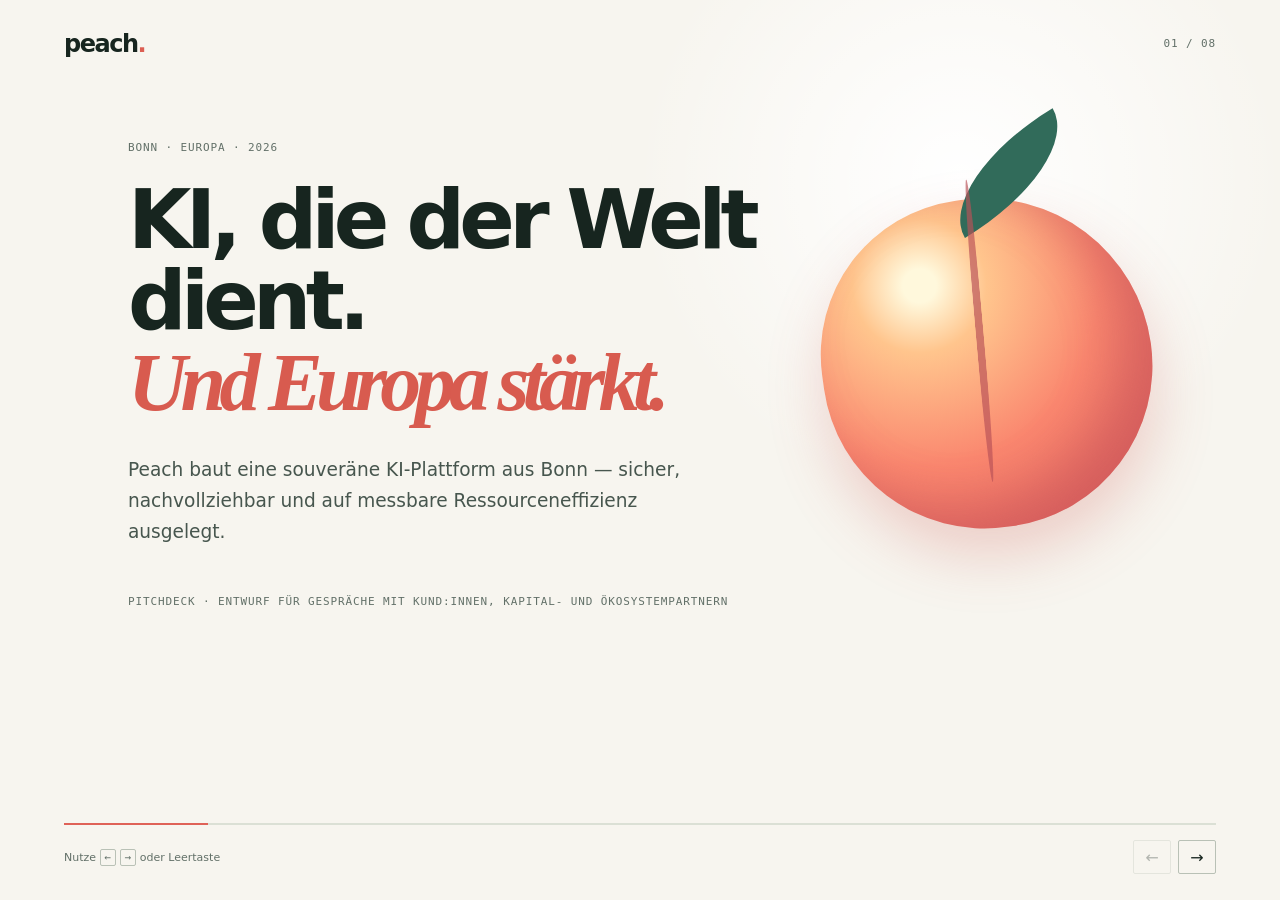
<file: site/index.html>
<!doctype html>
<html lang="de">
<head>
  <meta charset="utf-8">
  <meta name="viewport" content="width=device-width, initial-scale=1">
  <meta name="description" content="Peach: europäische, sichere und ressourcenschonende KI aus Bonn.">
  <title>Peach — Pitchdeck</title>
  <link rel="stylesheet" href="styles.css">
</head>
<body>
  <main class="deck" aria-label="Peach Pitchdeck">
    <header class="topbar">
      <a class="brand" href="#slide-1" aria-label="Zur Titelfolie">peach<span>.</span></a>
      <p id="counter" class="counter" aria-live="polite">01 / 08</p>
    </header>

    <section class="slides" aria-live="polite">
      <section class="slide active hero" id="slide-1" data-slide="1" aria-labelledby="slide-1-title">
        <p class="eyebrow">Bonn · Europa · 2026</p>
        <div class="hero-grid">
          <div>
            <h1 id="slide-1-title">KI, die der Welt dient.<br><em>Und Europa stärkt.</em></h1>
            <p class="lede">Peach baut eine souveräne KI-Plattform aus Bonn — sicher, nachvollziehbar und auf messbare Ressourceneffizienz ausgelegt.</p>
          </div>
          <div class="peach-orb" aria-hidden="true"><div class="orb-leaf"></div></div>
        </div>
        <p class="slide-note">Pitchdeck · Entwurf für Gespräche mit Kund:innen, Kapital- und Ökosystempartnern</p>
      </section>

      <section class="slide" id="slide-2" data-slide="2" aria-labelledby="slide-2-title" hidden>
        <p class="eyebrow">01 — Ausgangslage</p>
        <h2 id="slide-2-title">Vertrauen ist der Engpass der KI-Adoption.</h2>
        <div class="split cards">
          <article><span>01</span><h3>Black boxes</h3><p>Organisationen brauchen nachvollziehbare Entscheidungen, nicht nur überzeugende Antworten.</p></article>
          <article><span>02</span><h3>Abhängigkeit</h3><p>Kritische Fähigkeiten, Daten und Betrieb müssen gestaltbar bleiben.</p></article>
          <article><span>03</span><h3>Ressourcen</h3><p>Leistungsfähigkeit darf nicht losgelöst von Energie- und Wasserwirkung betrachtet werden.</p></article>
        </div>
      </section>

      <section class="slide" id="slide-3" data-slide="3" aria-labelledby="slide-3-title" hidden>
        <p class="eyebrow">02 — Unsere Antwort</p>
        <h2 id="slide-3-title">Eine KI-Schicht mit europäischen Leitplanken.</h2>
        <div class="statement"><b>Peach</b> verbindet leistungsfähige Modelle mit Datenkontrolle, Sicherheitsarchitektur und transparentem Betrieb.</div>
        <div class="pill-row"><span>Privacy by design</span><span>Human oversight</span><span>Auditierbarkeit</span><span>Effizienz-Metriken</span></div>
      </section>

      <section class="slide" id="slide-4" data-slide="4" aria-labelledby="slide-4-title" hidden>
        <p class="eyebrow">03 — Produktprinzip</p>
        <h2 id="slide-4-title">Von der Anfrage zur verantwortbaren Aktion.</h2>
        <ol class="flow">
          <li><b>01</b><strong>Kontext</strong><small>Rollen, Datenräume, Regeln</small></li>
          <li><b>02</b><strong>Intelligenz</strong><small>Modellrouting &amp; Qualität</small></li>
          <li><b>03</b><strong>Kontrolle</strong><small>Prüfung &amp; Freigabe</small></li>
          <li><b>04</b><strong>Nachweis</strong><small>Logs &amp; Wirkung</small></li>
        </ol>
      </section>

      <section class="slide" id="slide-5" data-slide="5" aria-labelledby="slide-5-title" hidden>
        <p class="eyebrow">04 — Wo wir beginnen</p>
        <h2 id="slide-5-title">Europäische Organisationen mit Verantwortung.</h2>
        <div class="market-grid">
          <article><h3>Öffentlicher Sektor</h3><p>Assistenz für dokumentierte, prüfbare Vorgänge.</p></article>
          <article><h3>Mittelstand</h3><p>Produktivität ohne den Verlust von Wissen und Kontrolle.</p></article>
          <article><h3>Kritische Bereiche</h3><p>Governance zuerst — für sensible Prozesse und Daten.</p></article>
        </div>
      </section>

      <section class="slide" id="slide-6" data-slide="6" aria-labelledby="slide-6-title" hidden>
        <p class="eyebrow">05 — Ressourceneffizienz</p>
        <h2 id="slide-6-title">Weniger verschwenden. Mehr bewirken.</h2>
        <div class="impact"><div class="impact-number">Effizienz<br>als <em>Feature.</em></div><p>Wir wollen Modellwahl, Infrastruktur und Nutzung so steuern, dass Energie- und Wasserintensität transparent wird und sinkt. Konkrete Ziele folgen mit einer messbaren Baseline.</p></div>
      </section>

      <section class="slide" id="slide-7" data-slide="7" aria-labelledby="slide-7-title" hidden>
        <p class="eyebrow">06 — Ökosystem</p>
        <h2 id="slide-7-title">Bonn als Ausgangspunkt. Die Welt als Auftrag.</h2>
        <div class="ecosystem"><p>Wir suchen den Dialog mit Sicherheits-, Infrastruktur-, Forschungs- und Technologieakteuren — etwa im Umfeld von BSI, Telekom und führenden globalen Technologieunternehmen.</p><aside>Ambition, keine bestehende Partnerschaft.<br>Zusammenarbeit wird erst nach ausdrücklicher Vereinbarung kommuniziert.</aside></div>
      </section>

      <section class="slide closing" id="slide-8" data-slide="8" aria-labelledby="slide-8-title" hidden>
        <p class="eyebrow">07 — Einladung</p>
        <h2 id="slide-8-title">Lasst uns KI<br><em>europäisch gestalten.</em></h2>
        <p class="lede">Wir bauen an einer Infrastruktur, die Vertrauen verdient — aus Bonn, für die Welt.</p>
        <a class="contact" href="mailto:hello@example.com">hello@example.com <span>↗</span></a>
      </section>
    </section>

    <footer class="controls">
      <div class="progress" aria-hidden="true"><i id="progress-bar"></i></div>
      <div class="control-row"><p>Nutze <kbd>←</kbd> <kbd>→</kbd> oder Leertaste</p><div><button id="previous" type="button" aria-label="Vorherige Folie">←</button><button id="next" type="button" aria-label="Nächste Folie">→</button></div></div>
    </footer>
  </main>
  <script src="app.js"></script>
</body>
</html>
</file>
<file: site/styles.css>
:root { --ink:#17251f; --muted:#627068; --paper:#f7f5ef; --lime:#c7f04c; --coral:#ff8c72; --line:#dbe0d5; }
* { box-sizing:border-box; } html { background:var(--paper); } body { margin:0; color:var(--ink); font-family:Inter, ui-sans-serif, system-ui, -apple-system, BlinkMacSystemFont, "Segoe UI", sans-serif; } button,a { font:inherit; } .deck { min-height:100svh; display:grid; grid-template-rows:auto 1fr auto; overflow:hidden; background:radial-gradient(circle at 75% 20%,#fff 0,transparent 27%),var(--paper); }
.topbar,.controls { padding:26px clamp(24px,5vw,80px); display:flex; justify-content:space-between; align-items:center; } .brand { color:var(--ink); text-decoration:none; font-size:24px; letter-spacing:-1.5px; font-weight:800; } .brand span { color:#dc5e52; } .counter,.eyebrow,.slide-note,kbd { font-family:ui-monospace, SFMono-Regular, Menlo, Consolas, monospace; } .counter,.eyebrow,.slide-note { color:var(--muted); font-size:11px; letter-spacing:.08em; text-transform:uppercase; }
.slides { position:relative; min-height:0; } .slide { min-height:100%; padding:clamp(42px,7vh,96px) clamp(24px,10vw,160px); outline:none; animation:appear .45s ease both; } .slide[hidden] { display:none; } .eyebrow { margin:0 0 25px; font-weight:500; } h1,h2 { max-width:1000px; margin:0; font-size:clamp(43px,6.4vw,104px); line-height:.99; letter-spacing:-.07em; font-weight:700; } h1 em,h2 em,.impact em { color:#d85b4f; font-family:Georgia, "Times New Roman", serif; font-weight:600; letter-spacing:-.08em; } .lede { max-width:570px; color:#47564e; font-size:clamp(16px,1.45vw,21px); line-height:1.65; margin:32px 0 0; }
.hero { padding-top:clamp(38px,6vh,90px); } .hero-grid { display:grid; grid-template-columns:1.3fr .7fr; align-items:center; gap:20px; } .peach-orb { justify-self:end; position:relative; width:min(27vw,330px); aspect-ratio:1; border-radius:48% 52% 50% 50%; background:radial-gradient(circle at 33% 24%,#fff8dc 0 5%,#ffc58d 20%,#fa876f 54%,#db5759 100%); box-shadow:inset -30px -23px 50px #bd4d5770,0 28px 56px #d15b5540; transform:rotate(-8deg); } .peach-orb:after { content:""; position:absolute; top:-6%; left:48%; height:92%; border-left:8px solid #b95157aa; border-radius:50%; transform:rotate(3deg); } .orb-leaf { position:absolute; width:43%; height:20%; top:-16%; left:43%; border-radius:100% 0 100% 0; background:#316b5a; transform:rotate(-23deg); } .slide-note { margin:48px 0 0; }
.split,.market-grid { display:grid; grid-template-columns:repeat(3,1fr); gap:16px; margin-top:clamp(35px,7vh,88px); } .cards article,.market-grid article { padding:25px; min-height:210px; border:1px solid var(--line); border-radius:4px; background:#fbfaf6a8; } .cards span { color:#dd6559; font-family:ui-monospace, SFMono-Regular, Menlo, Consolas, monospace; font-size:12px; } h3 { margin:30px 0 10px; font-size:21px; letter-spacing:-.055em; } article p,.ecosystem p,.impact p { margin:0; color:#536158; font-size:15px; line-height:1.65; }.statement { max-width:930px; margin-top:38px; font-family:Georgia, "Times New Roman", serif; font-size:clamp(28px,4vw,57px); line-height:1.14; letter-spacing:-.05em; }.statement b { color:#df6258; font-weight:600; }.pill-row { display:flex; flex-wrap:wrap; gap:10px; margin-top:55px; }.pill-row span { border-radius:999px; padding:10px 16px; background:#e7eadf; font:12px ui-monospace, SFMono-Regular, Menlo, Consolas, monospace; }.flow { display:grid; grid-template-columns:repeat(4,1fr); gap:0; list-style:none; padding:0; margin:clamp(65px,12vh,150px) 0 0; }.flow li { position:relative; padding:0 18px; border-left:1px solid #bbc4b8; }.flow b { color:#df6258; font:12px ui-monospace, SFMono-Regular, Menlo, Consolas, monospace; }.flow strong { display:block; font-size:21px; margin:16px 0 8px; letter-spacing:-.05em; }.flow small { color:var(--muted); }.market-grid article { min-height:190px; background:var(--ink); color:#f6f3ed; border:0; }.market-grid article:nth-child(2) { background:#487665; }.market-grid article:nth-child(3) { background:#dc6257; }.market-grid h3 { margin-top:48px; }.market-grid p { color:#edf2e9; }.impact { margin-top:clamp(50px,10vh,130px); display:grid; grid-template-columns:1fr 1fr; gap:60px; align-items:end; }.impact-number { font-size:clamp(45px,6vw,90px); line-height:.9; letter-spacing:-.07em; font-weight:700; }.impact p { font-size:18px; }.ecosystem { margin-top:clamp(45px,9vh,110px); display:grid; grid-template-columns:1.3fr .7fr; gap:10vw; }.ecosystem p { font:clamp(24px,3vw,43px)/1.2 Georgia, "Times New Roman", serif; color:var(--ink); letter-spacing:-.045em; }.ecosystem aside { border-top:2px solid var(--ink); padding-top:16px; font:12px/1.55 ui-monospace, SFMono-Regular, Menlo, Consolas, monospace; color:var(--muted); }.closing { background:var(--ink); color:#f7f5ef; }.closing .eyebrow,.closing .lede { color:#bac6b8; }.contact { display:inline-flex; gap:16px; margin-top:50px; padding-bottom:6px; color:var(--lime); font-size:20px; text-decoration:none; border-bottom:1px solid #87a741; }.contact span { font-size:23px; }.controls { display:block; padding-top:12px; }.progress { height:2px; background:var(--line); }.progress i { display:block; height:100%; width:12.5%; background:#df6258; transition:width .25s ease; }.control-row { display:flex; justify-content:space-between; align-items:center; padding-top:15px; }.control-row p { color:var(--muted); margin:0; font-size:11px; }.control-row button { width:38px; height:34px; margin-left:7px; color:var(--ink); background:transparent; border:1px solid #b9c1b6; border-radius:2px; cursor:pointer; }.control-row button:disabled { opacity:.3; cursor:not-allowed; } kbd { padding:1px 4px; border:1px solid #b9c1b6; border-radius:2px; } @keyframes appear { from { opacity:0; transform:translateY(10px) } to { opacity:1; transform:none } }
@media (max-width:720px) { .topbar,.controls { padding-left:24px; padding-right:24px; }.slide { padding:48px 24px; }.hero-grid,.impact,.ecosystem { grid-template-columns:1fr; }.peach-orb { position:absolute; width:145px; top:28px; right:22px; opacity:.22; }.hero h1 { position:relative; }.split,.market-grid { grid-template-columns:1fr; margin-top:35px; }.cards article { min-height:auto; }.cards h3 { margin-top:18px; }.flow { grid-template-columns:1fr 1fr; gap:28px 0; margin-top:55px; }.flow li:nth-child(3) { border-left:0; }.impact { gap:28px; }.ecosystem { gap:35px; }.control-row p { display:none; } }
@media (prefers-reduced-motion:reduce) { * { animation-duration:.01ms!important; transition-duration:.01ms!important; } }
</file>
